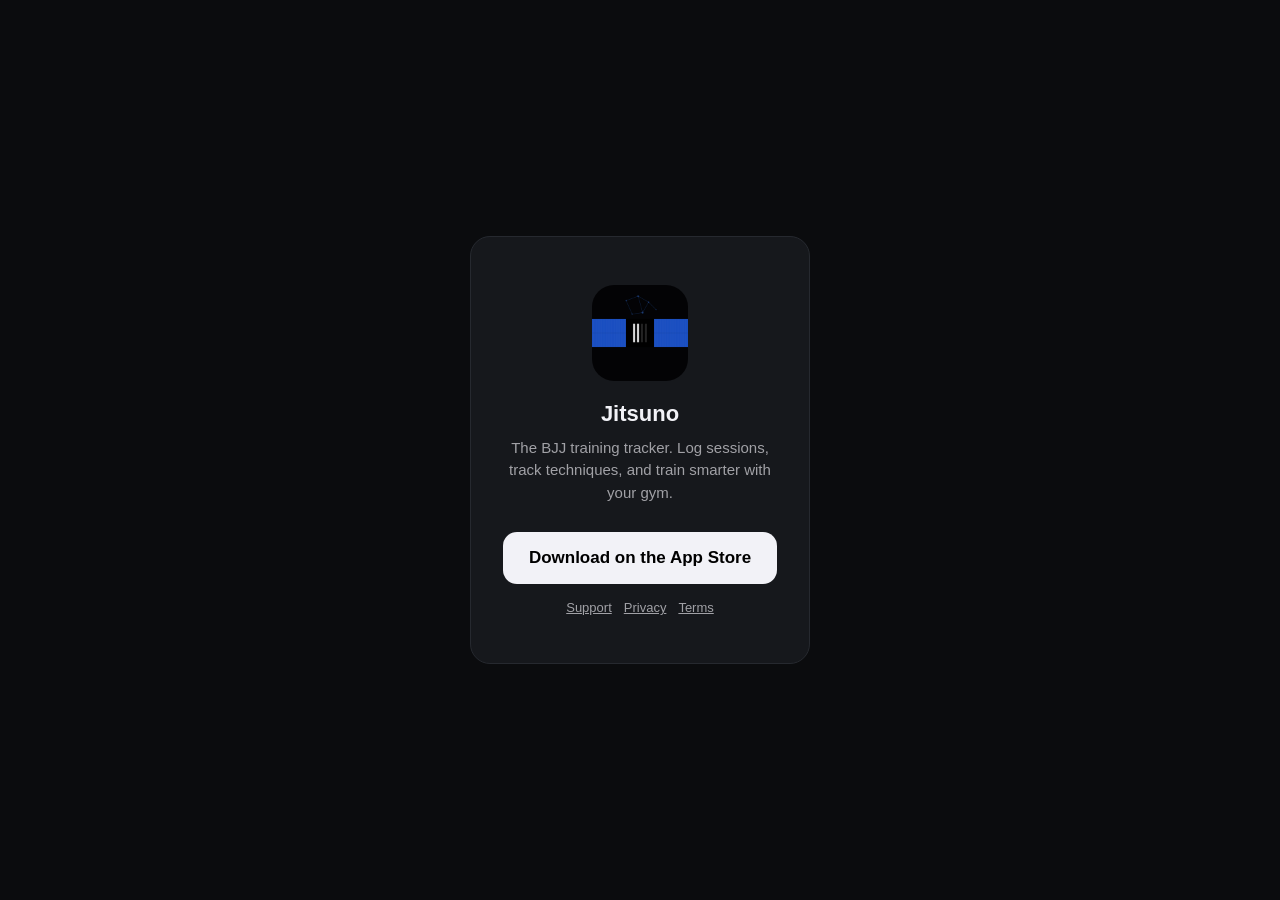
<file: index.html>
<!DOCTYPE html>
<html lang="en">
<head>
  <meta charset="utf-8">
  <meta name="viewport" content="width=device-width, initial-scale=1">
  <title>Jitsuno — BJJ Training Tracker</title>
  <meta name="description" content="Log your BJJ sessions, track techniques and run your gym's schedule.">
  <link rel="icon" type="image/png" href="/favicon.png">
  <link rel="apple-touch-icon" href="/apple-touch-icon.png">
  <link rel="stylesheet" href="/style.css">
</head>
<body>
  <div class="center">
    <div class="card">
      <img class="logo" src="/logo.png" alt="Jitsuno" width="96" height="96">
      <h1>Jitsuno</h1>
      <p>The BJJ training tracker. Log sessions, track techniques, and train smarter with your gym.</p>
      <a class="btn btn-store" href="https://apps.apple.com/app/id6773001800">Download on the App Store</a>
      <div class="links"><a href="/support/">Support</a><a href="/privacy/">Privacy</a><a href="/terms/">Terms</a></div>
    </div>
  </div>
</body>
</html>
</file>
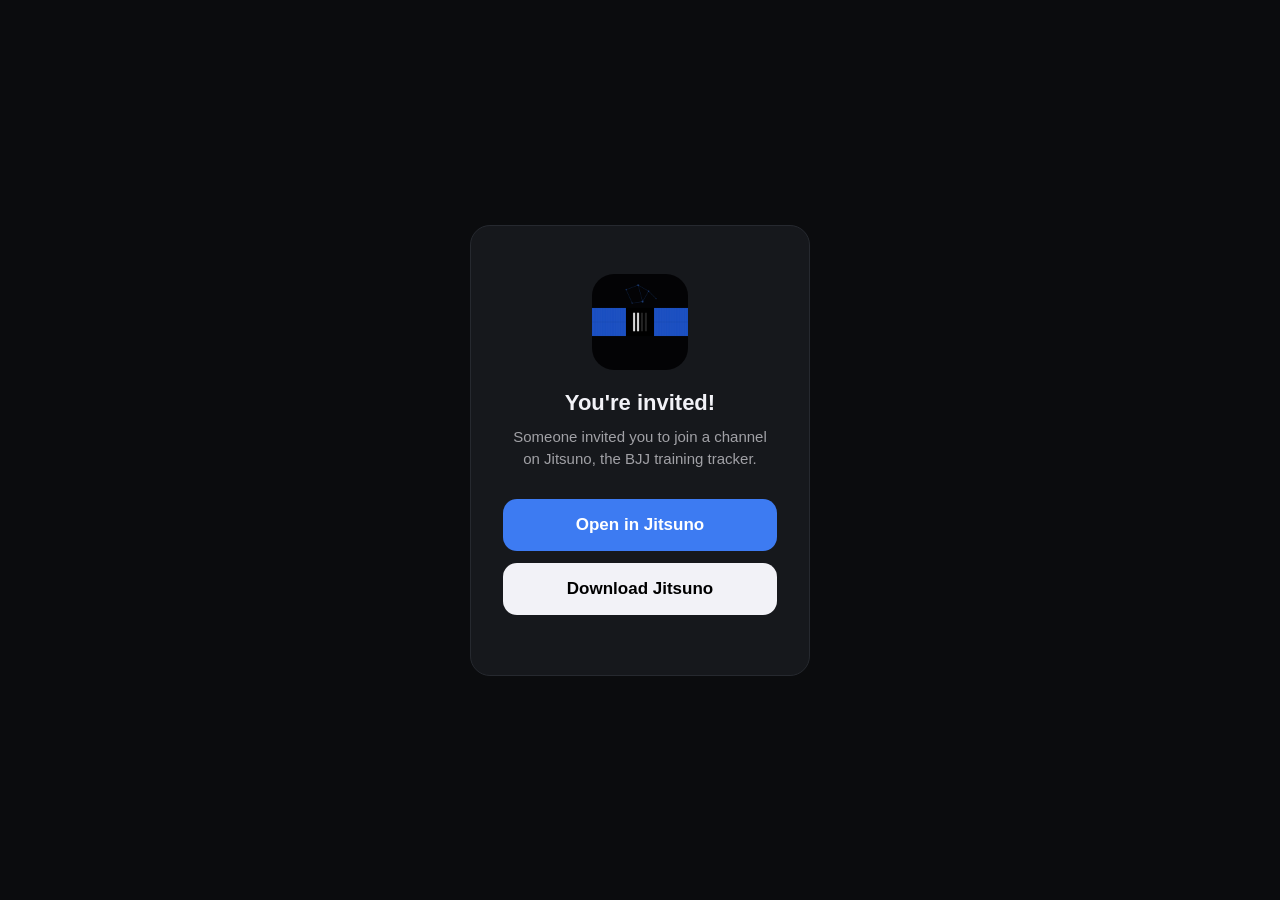
<file: join/index.html>
<!DOCTYPE html>
<html lang="en">
<head>
  <meta charset="utf-8">
  <meta name="viewport" content="width=device-width, initial-scale=1">
  <title>Join on Jitsuno</title>
  <link rel="icon" type="image/png" href="/favicon.png">
  <link rel="apple-touch-icon" href="/apple-touch-icon.png">
  <link rel="stylesheet" href="/style.css">
</head>
<body>
  <div class="center">
    <div class="card">
      <img class="logo" src="/logo.png" alt="Jitsuno" width="96" height="96">
      <h1>You're invited!</h1>
      <p>Someone invited you to join a channel on Jitsuno, the BJJ training tracker.</p>
      <a class="btn btn-open" id="open-btn" href="jitsuno://">Open in Jitsuno</a>
      <a class="btn btn-store" href="https://apps.apple.com/app/id6773001800">Download Jitsuno</a>
    </div>
  </div>
  <script>
    const channel = new URLSearchParams(window.location.search).get('channel');
    if (channel) {
      // matflow:// works in every released version; jitsuno:// only from 2.4.0.
      document.getElementById('open-btn').href = 'matflow://join?channel=' + encodeURIComponent(channel);
    }
  </script>
</body>
</html>
</file>
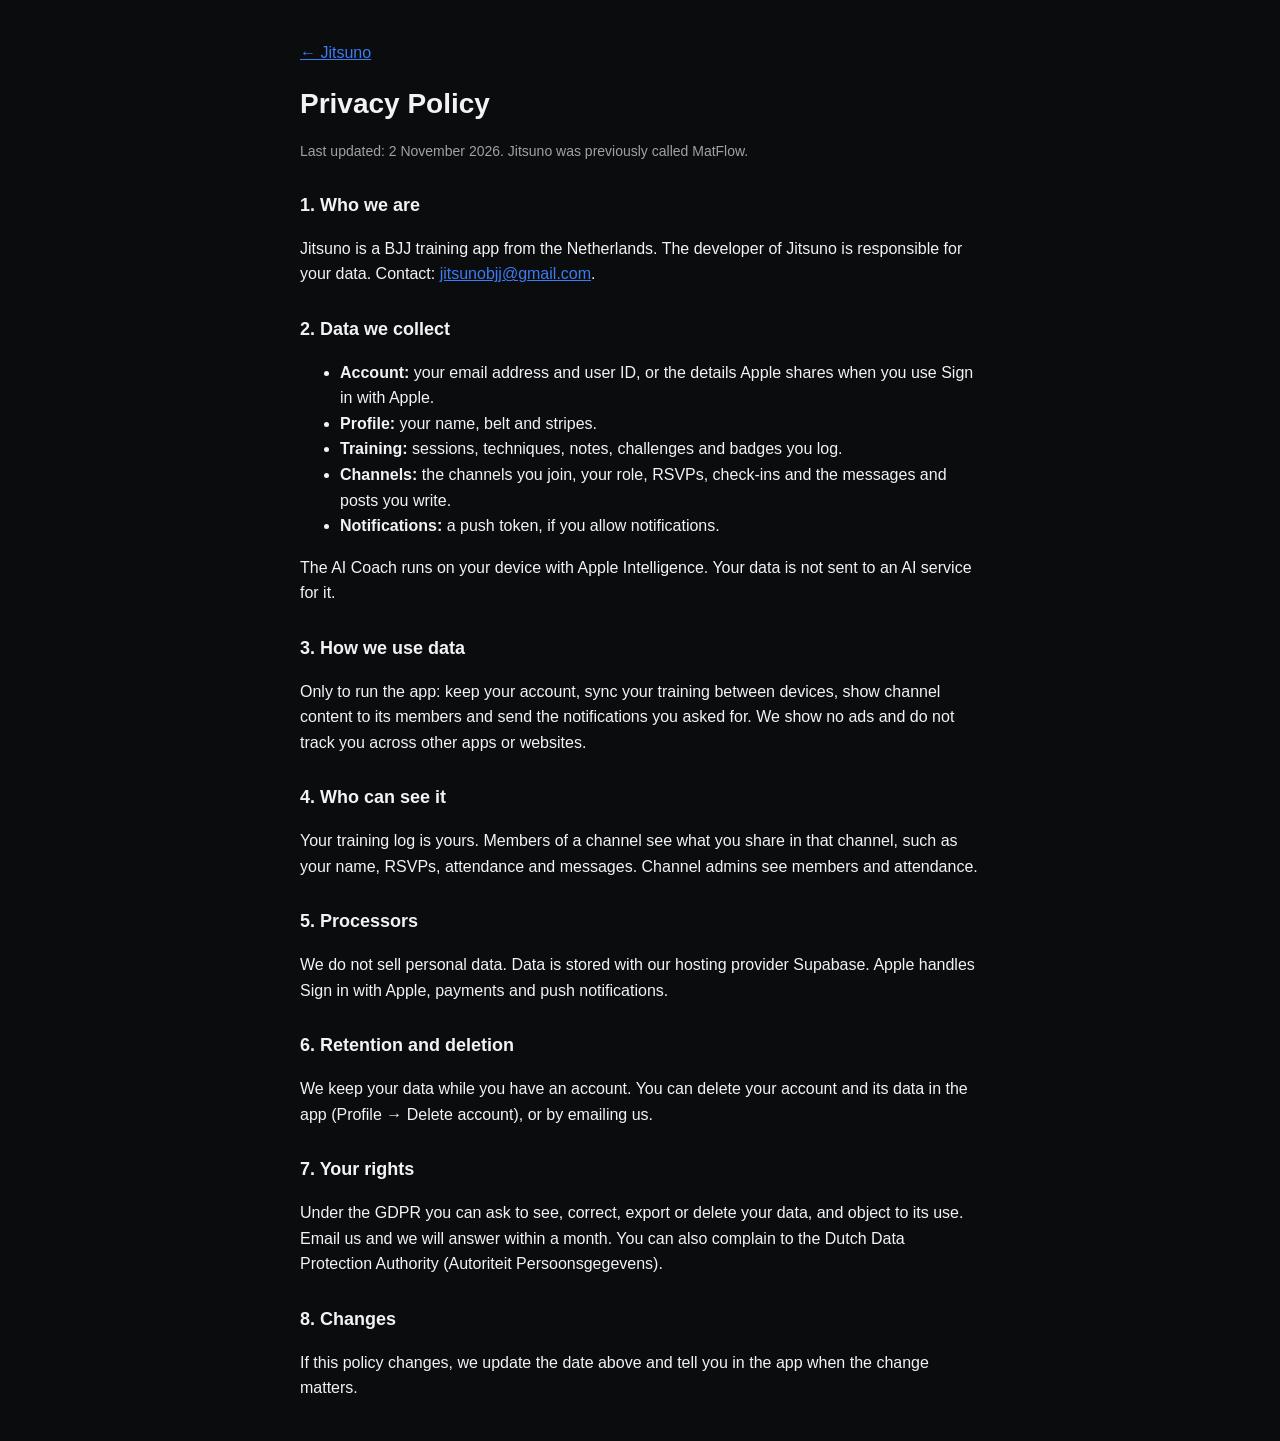
<file: privacy/index.html>
<!DOCTYPE html>
<html lang="en">
<head>
  <meta charset="utf-8">
  <meta name="viewport" content="width=device-width, initial-scale=1">
  <title>Privacy Policy — Jitsuno</title>
  <link rel="icon" type="image/png" href="/favicon.png">
  <link rel="apple-touch-icon" href="/apple-touch-icon.png">
  <link rel="stylesheet" href="/style.css">
</head>
<body>
  <main class="doc">
    <p><a href="/">← Jitsuno</a></p>
    <h1>Privacy Policy</h1>
    <p class="meta">Last updated: 2 November 2026. Jitsuno was previously called MatFlow.</p>

    <h2>1. Who we are</h2>
    <p>Jitsuno is a BJJ training app from the Netherlands. The developer of Jitsuno is responsible for your data. Contact: <a href="mailto:jitsunobjj@gmail.com">jitsunobjj@gmail.com</a>.</p>

    <h2>2. Data we collect</h2>
    <ul>
      <li><strong>Account:</strong> your email address and user ID, or the details Apple shares when you use Sign in with Apple.</li>
      <li><strong>Profile:</strong> your name, belt and stripes.</li>
      <li><strong>Training:</strong> sessions, techniques, notes, challenges and badges you log.</li>
      <li><strong>Channels:</strong> the channels you join, your role, RSVPs, check-ins and the messages and posts you write.</li>
      <li><strong>Notifications:</strong> a push token, if you allow notifications.</li>
    </ul>
    <p>The AI Coach runs on your device with Apple Intelligence. Your data is not sent to an AI service for it.</p>

    <h2>3. How we use data</h2>
    <p>Only to run the app: keep your account, sync your training between devices, show channel content to its members and send the notifications you asked for. We show no ads and do not track you across other apps or websites.</p>

    <h2>4. Who can see it</h2>
    <p>Your training log is yours. Members of a channel see what you share in that channel, such as your name, RSVPs, attendance and messages. Channel admins see members and attendance.</p>

    <h2>5. Processors</h2>
    <p>We do not sell personal data. Data is stored with our hosting provider Supabase. Apple handles Sign in with Apple, payments and push notifications.</p>

    <h2>6. Retention and deletion</h2>
    <p>We keep your data while you have an account. You can delete your account and its data in the app (Profile → Delete account), or by emailing us.</p>

    <h2>7. Your rights</h2>
    <p>Under the GDPR you can ask to see, correct, export or delete your data, and object to its use. Email us and we will answer within a month. You can also complain to the Dutch Data Protection Authority (Autoriteit Persoonsgegevens).</p>

    <h2>8. Changes</h2>
    <p>If this policy changes, we update the date above and tell you in the app when the change matters.</p>
  </main>
</body>
</html>
</file>
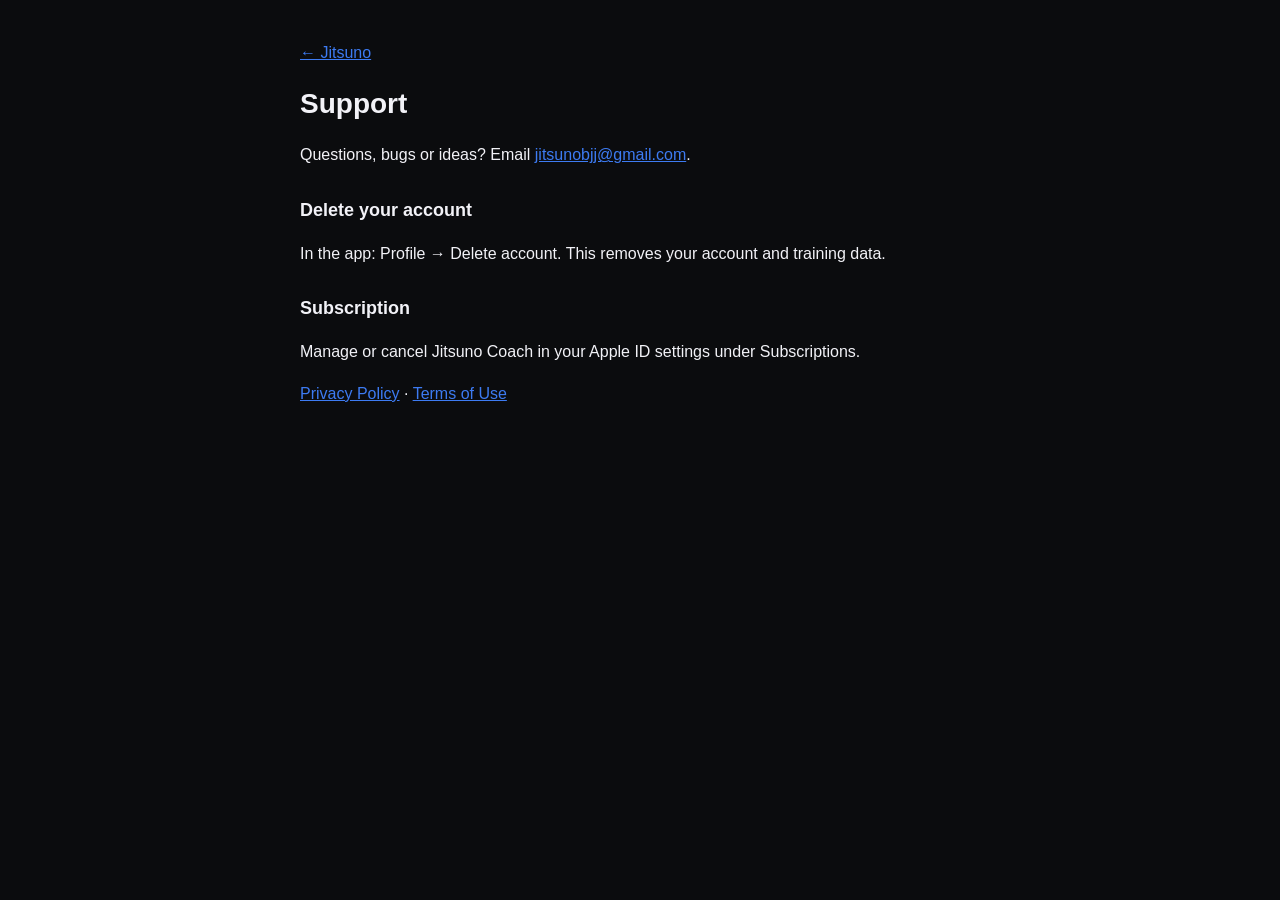
<file: support/index.html>
<!DOCTYPE html>
<html lang="en">
<head>
  <meta charset="utf-8">
  <meta name="viewport" content="width=device-width, initial-scale=1">
  <title>Support — Jitsuno</title>
  <link rel="icon" type="image/png" href="/favicon.png">
  <link rel="apple-touch-icon" href="/apple-touch-icon.png">
  <link rel="stylesheet" href="/style.css">
</head>
<body>
  <main class="doc">
    <p><a href="/">← Jitsuno</a></p>
    <h1>Support</h1>
    <p>Questions, bugs or ideas? Email <a href="mailto:jitsunobjj@gmail.com">jitsunobjj@gmail.com</a>.</p>
    <h2>Delete your account</h2>
    <p>In the app: Profile → Delete account. This removes your account and training data.</p>
    <h2>Subscription</h2>
    <p>Manage or cancel Jitsuno Coach in your Apple ID settings under Subscriptions.</p>
    <p><a href="/privacy/">Privacy Policy</a> · <a href="/terms/">Terms of Use</a></p>
  </main>
</body>
</html>
</file>
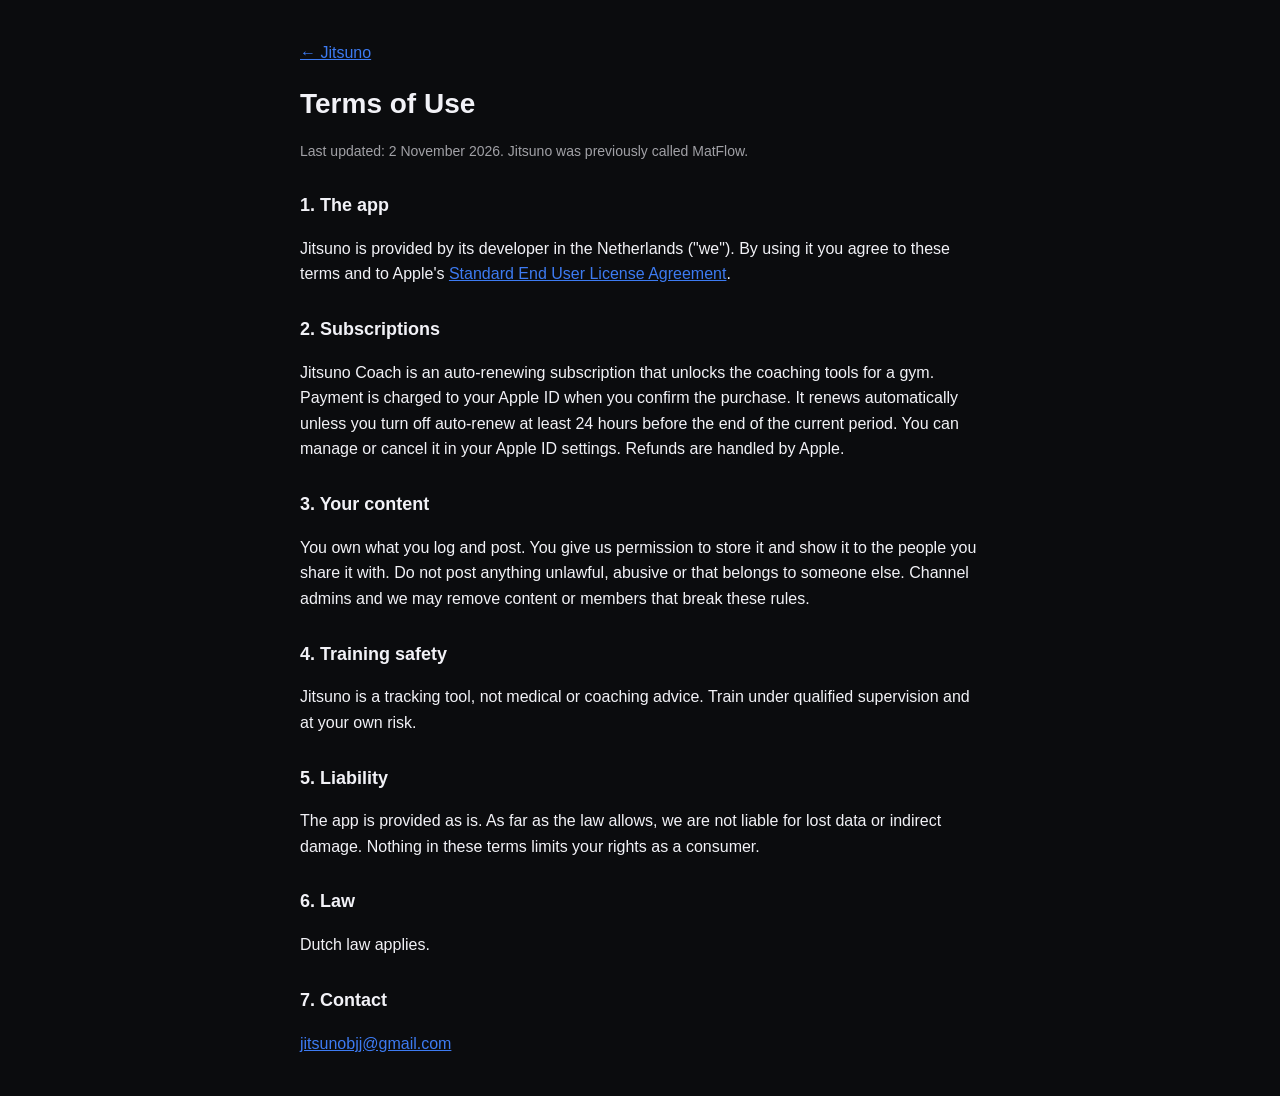
<file: terms/index.html>
<!DOCTYPE html>
<html lang="en">
<head>
  <meta charset="utf-8">
  <meta name="viewport" content="width=device-width, initial-scale=1">
  <title>Terms of Use — Jitsuno</title>
  <link rel="icon" type="image/png" href="/favicon.png">
  <link rel="apple-touch-icon" href="/apple-touch-icon.png">
  <link rel="stylesheet" href="/style.css">
</head>
<body>
  <main class="doc">
    <p><a href="/">← Jitsuno</a></p>
    <h1>Terms of Use</h1>
    <p class="meta">Last updated: 2 November 2026. Jitsuno was previously called MatFlow.</p>

    <h2>1. The app</h2>
    <p>Jitsuno is provided by its developer in the Netherlands ("we"). By using it you agree to these terms and to Apple's <a href="https://www.apple.com/legal/internet-services/itunes/dev/stdeula/">Standard End User License Agreement</a>.</p>

    <h2>2. Subscriptions</h2>
    <p>Jitsuno Coach is an auto-renewing subscription that unlocks the coaching tools for a gym. Payment is charged to your Apple ID when you confirm the purchase. It renews automatically unless you turn off auto-renew at least 24 hours before the end of the current period. You can manage or cancel it in your Apple ID settings. Refunds are handled by Apple.</p>

    <h2>3. Your content</h2>
    <p>You own what you log and post. You give us permission to store it and show it to the people you share it with. Do not post anything unlawful, abusive or that belongs to someone else. Channel admins and we may remove content or members that break these rules.</p>

    <h2>4. Training safety</h2>
    <p>Jitsuno is a tracking tool, not medical or coaching advice. Train under qualified supervision and at your own risk.</p>

    <h2>5. Liability</h2>
    <p>The app is provided as is. As far as the law allows, we are not liable for lost data or indirect damage. Nothing in these terms limits your rights as a consumer.</p>

    <h2>6. Law</h2>
    <p>Dutch law applies.</p>

    <h2>7. Contact</h2>
    <p><a href="mailto:jitsunobjj@gmail.com">jitsunobjj@gmail.com</a></p>
  </main>
</body>
</html>
</file>
<file: style.css>
:root { color-scheme: dark; --bg: #0b0c0e; --card: #16181c; --text: #f2f2f7; --muted: #a1a1a6;
        --accent: #3d7bf2; --btn: #f2f2f7; --line: #26292f; }
* { box-sizing: border-box; }
body { font-family: -apple-system, BlinkMacSystemFont, "Segoe UI", sans-serif; margin: 0;
       background: var(--bg); color: var(--text); padding: 24px 16px; }
.center { display: flex; align-items: center; justify-content: center; min-height: calc(100vh - 48px); }
.card { background: var(--card); border-radius: 20px; padding: 48px 32px; text-align: center;
        max-width: 340px; width: 100%; border: 1px solid var(--line); }
.logo { display: block; width: 96px; height: 96px; border-radius: 22px; margin: 0 auto 20px; }
h1 { font-size: 22px; font-weight: 700; margin: 0 0 10px; }
.card p { color: var(--muted); font-size: 15px; margin: 0 0 28px; line-height: 1.5; }
.btn { display: block; color: #fff; text-decoration: none; border-radius: 14px; padding: 16px 20px;
       font-size: 17px; font-weight: 600; margin-bottom: 12px; }
.btn-open { background: var(--accent); }
.btn-store { background: var(--btn); color: #000; }
.btn:active { opacity: 0.8; }
.links { font-size: 13px; margin-top: 16px; }
.links a { color: var(--muted); margin: 0 6px; }
.doc { max-width: 680px; margin: 0 auto; line-height: 1.6; }
.doc h1 { font-size: 28px; }
.doc h2 { font-size: 18px; margin-top: 28px; }
.doc a { color: var(--accent); }
.doc .meta { color: var(--muted); font-size: 14px; }
</file>
